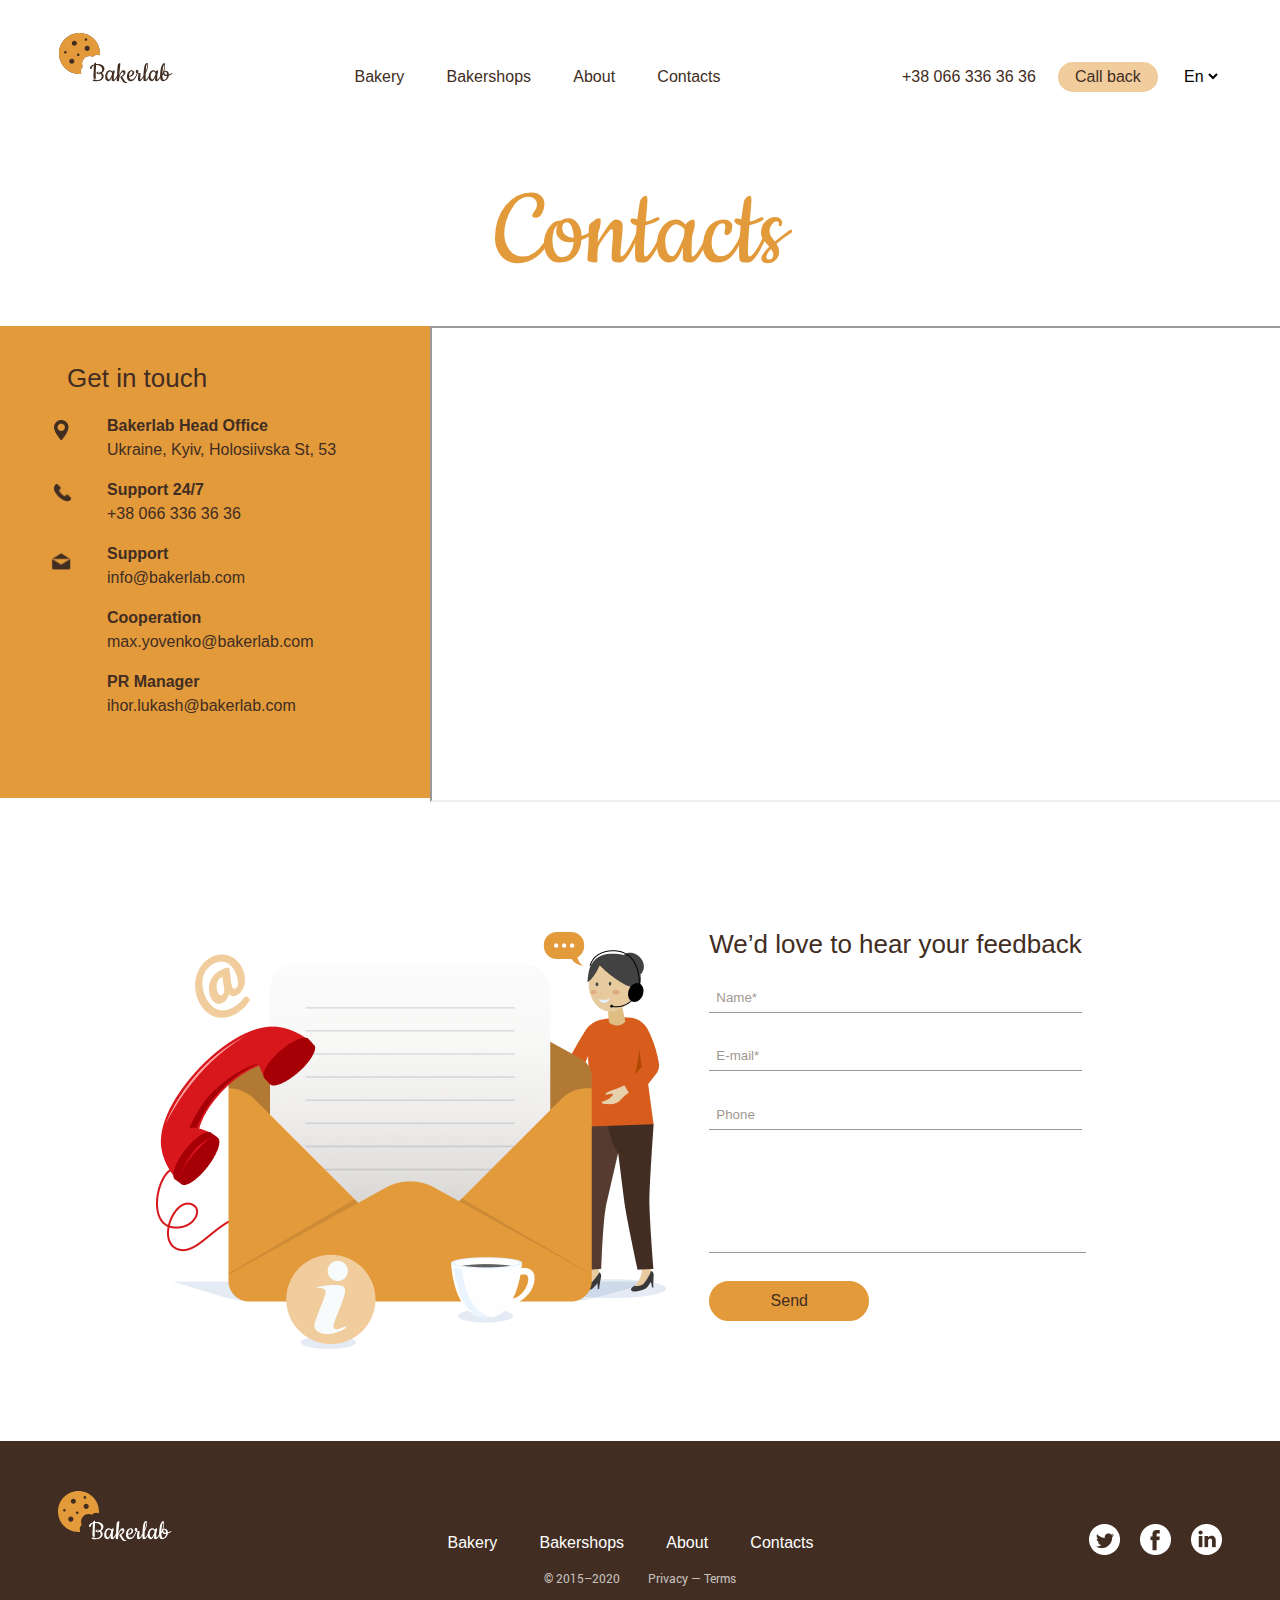
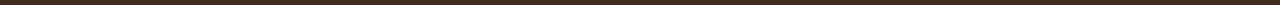
<file: contacts.html>
<!DOCTYPE html><html lang="en"><head><meta charset="UTF-8"><meta http-equiv="X-UA-Compatible" content="IE=edge"><meta name="viewport" content="width=device-width, initial-scale=1.0"><title>Contacts</title><link rel="shortcut icon" type="image/png" href="favicon.901cdf10.png"><link rel="stylesheet" href="main.8c547e81.css"></head><body class="contacts-page"> <header class="contacts-page__header"> <div class="header__top"> <a href="#" class="logo header__logo"> <img src="logo.9b3020b5.svg" alt="Creative bakery"> </a> <nav class="nav header__nav"> <ul class="nav__list"> <li class="nav__item"> <a href="index.html#bakery" class="nav__link"> Bakery </a> </li> <li class="nav__item"> <a href="index.html#bakershops" class="nav__link"> Bakershops </a> </li> <li class="nav__item"> <a href="index.html#about" class="nav__link"> About </a> </li> <li class="nav__item"> <a href="#" class="nav__link"> Contacts </a> </li> </ul> </nav> <div class="callback-language"> <a href="tel:+380663363636" class="callback-phone"> +38 066 336 36 36 </a> <button type="button" class="callback-button button-secondary"> Call back </button> <select class="language" name="language"> <option class="language__item" value="english">En</option> <option class="language__item" value="russion">Ru</option> </select> </div> <a href="#menu" class="header__menu-opener"></a> </div> <div class="header__burger-menu burger-menu" id="menu"> <a href="#" class="burger-menu__burger-close"></a> <div class="burger-menu__callback"> <button type="button" class="burger-menu__callback-button callback-button button-secondary"> Call back </button> <a href="tel:+380663363636" class="burger-menu__callback-phone callback-phone"> +38 066 336 36 36 </a> </div> <nav class="burger-menu__nav nav"> <ul class="burger-menu__list nav__list"> <li class="burger-menu__item nav__item"> <a href="#" class="nav__link"> Bakery </a> </li> <li class="nav__item"> <a href="#" class="nav__link"> Bakershops </a> </li> <li class="nav__item"> <a href="#" class="nav__link"> About </a> </li> <li class="nav__item"> <a href="#" class="nav__link"> Contacts </a> </li> </ul> </nav> <select class="language" name="language"> <option class="language__item" value="english">En</option> <option class="language__item" value="russion">Ru</option> </select> </div> </header> <section class="section-contacts contacts-page__section-contacts"> <h2 class="section-title section-contacts__title"> Contacts </h2> <div class="section-contacts__our-contacts"> <div class="section-contacts__info"> <h4 class="section-contacts__subtitle"> Get in touch </h4> <ul class="section-contacts__list"> <li class="section-contacts__item section-contacts__item--office"> <p class="section-contacts__item-title"> Bakerlab Head Office </p> <a href="https://goo.gl/maps/KS4XSM81xFZzPAVZ8" class="section-contacts__item-info"> Ukraine, Kyiv, Holosiivska St, 53 </a> </li> <li class="section-contacts__item section-contacts__item--full-support"> <p class="section-contacts__item-title"> Support 24/7 </p> <a href="tel:+380663363636" class="section-contacts__item-info"> +38 066 336 36 36 </a> </li> <li class="section-contacts__item section-contacts__item--support"> <p class="section-contacts__item-title"> Support </p> <a href="mailto:info@bakerlab.com" class="section-contacts__item-info"> info@bakerlab.com </a> </li> <li class="section-contacts__item"> <p class="section-contacts__item-title"> Cooperation </p> <a href="mailto:max.yovenko@bakerlab.com" class="section-contacts__item-info"> max.yovenko@bakerlab.com </a> </li> <li class="section-contacts__item"> <p class="section-contacts__item-title"> PR Manager </p> <a href="mailto:ihor.lukash@bakerlab.com" class="section-contacts__item-info"> ihor.lukash@bakerlab.com </a> </li> </ul> </div> <div class="section-contacts__map"> <iframe src="https://www.google.com/maps/embed?pb=!1m18!1m12!1m3!1d2543.3621856365294!2d30.510088815695827!3d50.39708737946799!2m3!1f0!2f0!3f0!3m2!1i1024!2i768!4f13.1!3m3!1m2!1s0x40d4c8ca89299f11%3A0x4a4968e0ee2613b5!2z0YPQuy4g0JPQvtC70L7RgdC10LXQstGB0LrQsNGPLCA1Mywg0JrQuNC10LIsIDAyMDAw!5e0!3m2!1sru!2sua!4v1637563561550!5m2!1sru!2sua" width="" height="513" class="section-contacts__google-map" allowfullscreen loading="lazy"> </iframe> </div> </div> </section> <section class="section-feedback contacts-page__section-feedback"> <img src="feedback.a8c9b361.png" alt="feedback" class="section-feedback__img"> <div class="section-feedback__content"> <h4 class="section-feedback__content-title"> We’d love to hear your feedback </h4> <form class="section-feedback__form"> <input type="text" name="name" required placeholder="Name*" class="section-feedback__input"> <input type="email" name="email" required placeholder="E-mail*" class="section-feedback__input"> <input type="tel" name="tel" required placeholder="Phone" class="section-feedback__input"> <textarea class="section-feedback__textarea" name="message" placeholder="Message*"> </textarea> <button class="button-primary">Send</button> </form> </div> </section> <footer class="footer"> <div class="footer__content"> <a href="#" class="logo header__logo"> <img src="logo_footer.506f28af.svg" alt="Creative bakery"> </a> <nav class="nav footer__nav"> <ul class="nav__list footer__nav-list"> <li class="nav__item"> <a href="index.html#bakery" class="nav__link"> Bakery </a> </li> <li class="nav__item"> <a href="index.html#bakershops" class="nav__link"> Bakershops </a> </li> <li class="nav__item"> <a href="index.html#about" class="nav__link"> About </a> </li> <li class="nav__item"> <a href="contacts.html" class="nav__link"> Contacts </a> </li> </ul> </nav> <div class="our-contact"> <!--noindex--> <a href="https://twitter.com/" class="our-contact__link our-contact__link--network--twit" target="_blank" rel="nofollow noopener noreferrer"> </a> <a href="https://uk-ua.facebook.com/" class="our-contact__link our-contact__link--network--facebook" target="_blank" rel="nofollow noopener noreferrer"> </a> <a href="https://www.linkedin.com/" class="our-contact__link our-contact__link--network--linkedin" target="_blank" rel="nofollow noopener noreferrer"> </a> <!--/noindex--> </div> </div> <div class="footer__copyright"> <span>© 2015–2020</span> <span>Privacy — Terms</span> </div> </footer> </body></html>
</file>
<file: main.8c547e81.css>
h1{font-family:Roboto,sans-serif;font-weight:400}.button-primary,.button-secondary{cursor:pointer;color:#412d22;border-radius:40px;font-family:inherit;font-size:inherit}.section-contacts__item--full-support:before,.section-contacts__item--office:before,.section-contacts__item--support:before{content:"";position:absolute;top:6px;background-size:cover;background-repeat:no-repeat}.section-feedback__input,.section-feedback__textarea{opacity:.5;border:none;border-bottom:1px solid #412d22}.burger-menu,.burger-menu__item,.button-primary,.button-secondary,.header,.nav__item,.slide-number,.switch__arrow,.switch__arrow--down--passive,.switch__arrow--up--passive{transition:all .3s}@font-face{font-family:Roboto;src:url(Roboto-Regular-webfont.1b7be813.woff) format("woff");font-weight:400;font-style:normal}@font-face{font-family:Rubik,sans-serif;src:url(Rubik-Light.cf58c0d5.woff) format("woff");font-weight:300;font-style:normal}@font-face{font-family:Rubik,sans-serif;src:url(Rubik-Regular.154ef26f.woff) format("woff");font-weight:400;font-style:normal}@font-face{font-family:Rubik,sans-serif;src:url(Rubik-Bold.e686b8cc.woff) format("woff");font-weight:700;font-style:normal}@font-face{font-family:Cookie;src:url(Cookie-Regular.e59ccc40.woff) format("woff");font-weight:400;font-style:italic}.logo__img{width:154px;height:77px}@media (max-width:1599px){.logo__img{width:112px;height:57px}}@media (max-width:600px){.logo__img{width:84px;height:42px}}.button-primary{width:200px;height:50px;background-color:#e39a3b;border:2px solid #e39a3b}@media (max-width:2000px){.button-primary{width:160px;height:40px}}.button-primary:hover{background-color:#fff}.button-primary:active{background-color:#e39a3b}.button-primary--link{text-decoration:none;color:inherit}.button-secondary{width:125px;height:37px;background-color:#f1cc9d;border:2px solid #f1cc9d}@media (max-width:2000px){.button-secondary{width:100px;height:30px}}.button-secondary:hover{background-color:#fff}.button-secondary:active{background-color:#f1cc9d}.nav{width:660px}@media (max-width:1599px){.nav{width:366px}}@media (max-width:770px){.nav{width:100%}}.nav__list{margin:0;padding:0;display:flex;justify-content:space-between;list-style:none}@media (max-width:770px){.nav__list{flex-direction:column;align-items:start}}.nav__item{cursor:pointer}.nav__item:hover{color:#e39a3b}.nav__link{text-decoration:none;color:inherit}.callback-language{width:430px;display:flex;justify-content:space-between;align-items:center}@media (max-width:2000px){.callback-language{width:380px}}@media (max-width:1599px){.callback-language{width:319px}}@media (max-width:1270px){.callback-language{max-width:25%}}@media (max-width:770px){.callback-language{display:none}}.callback-phone{font-size:inherit;color:inherit;text-decoration:none}@media (max-width:1270px){.callback-phone{display:none}}@media (max-width:770px){.callback-phone{display:block}}.language{font-size:inherit;background-color:rgba(168,50,50,0);border:none}@media (max-width:600px){.language{align-self:start}}.language__item{background-color:#fff;color:#e39a3b;border:none}.slide-numbers{display:flex;flex-direction:column;align-items:flex-end;justify-content:center}@media (max-width:800px){.slide-numbers{flex-direction:row;width:123px;justify-content:space-between}}.slide-number{cursor:pointer;color:#f1cc9d;font-size:60px;line-height:73px}@media (max-width:2000px){.slide-number{font-size:40px;line-height:47px}}@media (max-width:800px){.slide-number{font-size:16px;margin-bottom:-16px}}.slide-number__active{font-size:206px;line-height:206px;color:#412d22;margin-right:-30px}@media (max-width:2000px){.slide-number__active{font-size:176px;line-height:176px;margin-right:-25px}}@media (max-width:800px){.slide-number__active{margin-right:0;margin-bottom:-8px;font-size:40px;line-height:47px}}.switch__arrow{margin-right:10px;width:36px;height:23px;cursor:pointer;background-repeat:no-repeat;background-size:contain}@media (max-width:2000px){.switch__arrow{margin-right:7px;width:26px;height:15px}}@media (max-width:800px){.switch__arrow{margin-right:0;width:12px;height:21px}}.switch__arrow--down{background-image:url(switch_arrow_down_dark.1c44acad.png)}@media (max-width:800px){.switch__arrow--down{background-image:url(right_dark.49fb2eed.png)}}.switch__arrow--down--passive{background-image:url(switch_arrow_down.38db23f4.png);cursor:default}@media (max-width:800px){.switch__arrow--down--passive{background-image:url(right_light.4e0e03b9.png)}}.switch__arrow--up{background-image:url(switch_arrow_up_dark.73954fb6.png)}@media (max-width:800px){.switch__arrow--up{background-image:url(left_dark.63507715.png)}}.switch__arrow--up--passive{background-image:url(switch_arrow_up.81f7cb89.png);cursor:default}@media (max-width:800px){.switch__arrow--up--passive{background-image:url(left_light.66b25633.png)}}.header{box-sizing:border-box;padding:3% 5%;background:#e39a3b url(header_img3_big.fa738678.jpg) 0 0/70% 100% no-repeat;height:100vh}@media (max-width:1599px){.header{padding:34px 59px}}@media (max-width:800px){.header{padding:15px 16px 26px;background-size:cover;background-position:50%}}.header--01{background-image:url(header_img3_big.fa738678.jpg)}@media (max-width:1599px){.header--01{background-image:url(header_img3.25f5ebad.jpg)}}@media (max-width:600px){.header--01{background-image:url(header_img3_small.a4e57334.jpg)}}.header--02{background-image:url(header_img2_big.6a0a408d.jpg)}@media (max-width:1599px){.header--02{background-image:url(header_img2.705a79b3.jpg)}}@media (max-width:600px){.header--02{background-image:url(header_img2_small.0cf8fc38.jpg)}}.header--03{background-image:url(header_img1_big.2fe7203f.jpg)}@media (max-width:1599px){.header--03{background-image:url(header_img1.041b1a12.jpg)}}@media (max-width:600px){.header--03{background-image:url(header_img1_small.670306e2.jpg)}}.header__top{display:flex;align-items:center;justify-content:space-between;height:107px}@media (max-width:1599px){.header__top{height:87px}}@media (max-width:600px){.header__top{height:47px}}@media (max-width:770px){.header__nav{display:none}}.header__logo{align-self:start}@media (max-width:600px){.header__logo{align-self:center}}.header__content{display:flex;justify-content:space-between}@media (max-width:800px){.header__content{display:block}}.header__about-us{margin-top:90px}@media (max-width:1599px){.header__about-us{margin-top:20px}}@media (max-width:600px){.header__about-us{margin-top:97px}}.header__title{font-family:Cookie,sans-serif;font-weight:400;font-size:200px;line-height:217px;color:#412d22}@media (max-width:2000px){.header__title{font-size:180px;line-height:207px}}@media (max-width:1599px){.header__title{font-size:160px;line-height:177px}}@media (max-width:1150px){.header__title{line-height:142px;font-size:130px}}@media (max-width:950px){.header__title{font-size:100px;line-height:80%}}.header__paragraph{margin-top:50px;line-height:59px;max-width:700px;font-size:44px}@media (max-width:2000px){.header__paragraph{margin-top:40px;line-height:49px;max-width:540px;font-size:34px}}@media (max-width:1599px){.header__paragraph{margin-top:20px;line-height:39px;max-width:420px;font-size:26px}}@media (max-width:600px){.header__paragraph{max-width:250px;margin-top:29px;font-size:16px;line-height:150%}}.header__button{margin-top:65px}@media (max-width:1599px){.header__button{margin-top:25px}}.header__switch{margin-top:150px;height:434px;display:flex;flex-direction:column;justify-content:space-between;align-items:flex-end}@media (max-width:2000px){.header__switch{margin-top:120px}}@media (max-width:1599px){.header__switch{margin-top:92px;height:374px}}@media (max-width:800px){.header__switch{flex-direction:row;margin:40px auto;width:179px;height:47px}}.header__menu-opener{display:none;background-image:url(burger.e64de9d3.png);background-size:contain;width:25px;height:18px}@media (max-width:770px){.header__menu-opener{display:block}}.burger-menu{transform:translateY(-100%);box-sizing:border-box;height:100vh;padding:31px 17px 101px;position:absolute;z-index:1;display:flex;flex-direction:column;justify-content:space-between;top:0;right:0;border-left:3px solid #fff;width:200px;background-color:#e39a3b}.burger-menu__burger-close{align-self:flex-end;display:block;height:22px;width:22px;background-image:url(burger_close.f9471a49.png)}.burger-menu__callback{height:66px;display:flex;flex-direction:column;justify-content:space-between}.burger-menu__list{height:225px}.burger-menu__item:hover{color:#fff}.burger-menu:target{transform:translateX(0)}.section-title{font-family:Cookie,sans-serif;font-weight:400;font-size:120px;line-height:133px;text-align:center;color:#e39a3b}@media (max-width:600px){.section-title{font-size:60px;line-height:67px}}.section-goods{padding:100px 8% 196px}@media (max-width:2000px){.section-goods{padding:80px 5% 196px}}@media (max-width:1599px){.section-goods{padding:40px 0 196px}}@media (max-width:600px){.section-goods{padding-bottom:69px}}.section-goods__cards{margin-top:27px;display:flex;flex-direction:column;gap:186px}@media (max-width:1100px){.section-goods__cards{margin-top:0;gap:40px;align-items:center}}.card{display:flex;justify-content:space-between}.card--side--left{margin-right:59px;margin-left:71px}@media (max-width:1100px){.card--side--left{flex-direction:column-reverse}}.card--side--right{margin-right:71px;margin-left:59px}@media (max-width:1100px){.card--side--right{flex-direction:column}}.card__info{align-self:flex-start}.card__title{font-weight:400;font-size:80px;line-height:93px;color:#e39a3b}@media (max-width:2000px){.card__title{font-size:70px;line-height:82px}}@media (max-width:1599px){.card__title{font-size:50px;line-height:59px}}@media (max-width:800px){.card__title{font-size:35px;line-height:41px}}.card__taste{margin-top:43px}@media (max-width:800px){.card__taste{margin-top:15px}}.card__about{margin-top:12px;max-width:302px}@media (max-width:2000px){.card__about{margin-top:24px;max-width:302px}}.card__price{width:max-content;border-radius:50%;font-weight:700;display:flex;align-items:center;justify-content:center;background-color:#f1cc9d}.card__price--size--max{width:130px;height:130px;margin-top:52px}@media (max-width:1599px){.card__price--size--max{width:110px;height:110px;margin-top:32px}}@media (max-width:1100px){.card__price--size--max{margin-bottom:-20px}}@media (max-width:600px){.card__price--size--max{display:none}}.card__price--size--min{display:none}@media (max-width:600px){.card__price--size--min{margin-top:20px;display:flex;margin-bottom:-12px;width:65px;height:65px;text-align:center}}.card__imges{width:1200px;display:flex;justify-content:space-between;align-items:center}@media (max-width:2000px){.card__imges{max-width:1000px}}@media (max-width:1650px){.card__imges{max-width:900px}}@media (max-width:1350px){.card__imges{max-width:650px}}@media (max-width:800px){.card__imges{width:273px}}.card__img{max-width:1000px}@media (max-width:2000px){.card__img{max-width:800px}}@media (max-width:1400px){.card__img{max-width:650px}}@media (max-width:1150px){.card__img{max-width:350px}}.card__arrow{width:23px;height:36px}@media (max-width:2000px){.card__arrow{width:15px;height:26px}}@media (max-width:800px){.card__arrow{width:12px;height:21px}}.section-bakershops{background-color:#f1cc9d;padding:80px 57px}@media (max-width:1599px){.section-bakershops{padding:40px 57px 57px}}@media (max-width:600px){.section-bakershops{margin-top:30px;padding:40px 10px 20px}}.section-bakershops__form{display:flex;justify-content:space-between;width:870px;margin:87px auto 0}@media (max-width:1599px){.section-bakershops__form{width:720px}}@media (max-width:800px){.section-bakershops__form{margin-top:30px;height:148px;width:80%;flex-direction:column}}@media (max-width:600px){.section-bakershops__form{height:148px;width:100%}}.section-bakershops__select{opacity:.5;background-color:#f1cc9d;border:none;border-bottom:1px solid #412d22}.section-bakershops__select-city{width:173px}@media (max-width:800px){.section-bakershops__select-city{width:100%}}.section-bakershops__select-address{width:323px}@media (max-width:800px){.section-bakershops__select-address{width:100%}}@media (max-width:800px){.section-bakershops__form-button{margin:0 auto}}.section-bakershops__map{display:block;margin:67px auto 0}@media (max-width:1240px){.section-bakershops__map{max-width:900px}}@media (max-width:1000px){.section-bakershops__map{max-width:500px}}@media (max-width:600px){.section-bakershops__map{max-width:300px;margin-top:25px}}.section-bakershops__plus-minus{display:none;width:120px}@media (max-width:600px){.section-bakershops__plus-minus{margin:10px auto;display:flex;justify-content:space-between}}.section-about{padding:86px 150px 167px}@media (max-width:2000px){.section-about{padding:86px 120px 167px}}@media (max-width:1599px){.section-about{padding:66px 60px 167px}}@media (max-width:1150px){.section-about{padding:50px 0 73px}}.section-about__info{margin:50px auto 0;max-width:720px;text-align:center}@media (max-width:1599px){.section-about__info{margin-top:36px;max-width:480px}}@media (max-width:600px){.section-about__info{margin-top:20px}}.section-about__facts{margin-top:59px;display:flex;justify-content:space-between}@media (max-width:1150px){.section-about__facts{display:none}}.section-about__fact{text-align:center}@media (max-width:600px){.section-about__fact-img{height:150px;width:150px}}.section-about__fact-count{margin-top:12px;font-weight:300;font-size:60px;line-height:71px;color:#412d22}.section-about__fact-info{margin-top:7px}.swiper-container{margin-top:20px;width:100%;overflow:hidden;display:none}@media (max-width:1150px){.swiper-container{display:block}}.swiper-slide{width:auto}.footer{background-color:#412d22;padding:50px 58px 18px}.footer__content{display:flex;justify-content:space-between;align-items:flex-end}@media (max-width:770px){.footer__content{flex-direction:column;align-items:start;height:382px}}.footer__nav{color:#fff}.footer__copyright{width:192px;margin:15px auto 0;display:flex;justify-content:space-between;color:#fff;font-family:Roboto,sans-serif;font-size:12px;line-height:17px;opacity:.7}@media (max-width:770px){.footer__nav-list{height:230px}}.our-contact{display:flex;justify-content:space-between;width:133px}.our-contact__link{display:block;width:31px;height:31px}.our-contact__link--network--twit{background-image:url(twitter.d8738b82.png)}.our-contact__link--network--twit:hover{background-image:url(twitter_hover.adff9746.png)}.our-contact__link--network--facebook{background-image:url(facebook.fefa98f6.png)}.our-contact__link--network--facebook:hover{background-image:url(facebook_hover.7b5d4798.png)}.our-contact__link--network--linkedin{background-image:url(linkedin.e3151c73.png)}.our-contact__link--network--linkedin:hover{background-image:url(linkedin_hover.11bd3e07.png)}@media (max-width:770px){.our-contact{width:100%}}.contacts-page__header{padding:33px 59px}.contacts-page__section-contacts{margin-top:14px}.section-contacts__our-contacts{margin-top:26px;display:grid;grid-template-columns:430px 1fr}@media (max-width:750px){.section-contacts__our-contacts{display:flex;flex-direction:column}}.section-contacts__info{box-sizing:border-box;padding:40px 67px 128px;grid-column:1;background-color:#e39a3b}@media (max-width:750px){.section-contacts__info{padding:40px 100px}}@media (max-width:400px){.section-contacts__info{padding:40px 60px}}.section-contacts__list{height:100%;margin-top:24px;list-style:none;display:flex;flex-direction:column;justify-content:space-between}.section-contacts__item{position:relative}.section-contacts__item--office:before{left:-53px;width:15px;height:20px;background-image:url(pin.b3f0c1ff.png)}.section-contacts__item--full-support:before{left:-53px;width:18px;height:18px;background-image:url(ph.9e82adf1.png)}.section-contacts__item--support:before{left:-61px;width:31px;height:31px;background-image:url(mail.84d71297.png)}.section-contacts__item-title{font-weight:700}.section-contacts__item-info{text-decoration:none;color:inherit;cursor:pointer}.section-contacts__google-map{width:100%;height:100%}@media (max-width:750px){.section-contacts__google-map{height:450px}}.section-feedback{padding:134px 15% 92px;display:flex;justify-content:space-between}@media (max-width:1440px){.section-feedback{padding:134px 156px 92px}}@media (max-width:1260px){.section-feedback{padding:80px 20px;flex-direction:column-reverse}}.section-feedback__content{box-sizing:border-box;max-width:70%;margin:0 auto}@media (max-width:1260px){.section-feedback__content{width:90%}}.section-feedback__form{height:338px;margin-top:27px;display:flex;flex-direction:column;justify-content:space-between}.section-feedback__input{padding:7px}.section-feedback__input::placeholder{color:#412d22}.section-feedback__textarea{width:100%;height:90px;resize:none}.section-feedback__textarea::placeholder{color:#412d22;transform:translateY(70px)}@media (max-width:1260px){.section-feedback__img{margin-top:30px}}body{scroll-behavior:smooth;font-family:Rubik,sans-serif;font-weight:400;color:#412d22;line-height:150%;font-size:24px;background:#fff;margin:0;box-sizing:border-box}@media (max-width:2000px){body{font-size:20px}}@media (max-width:1599px){body{font-size:16px}}h1,h2,h3,h4,p{margin:0;font-weight:400}h4{font-size:36px}@media (max-width:2000px){h4{font-size:30px}}@media (max-width:1599px){h4{font-size:26px}}@media (max-width:600px){h4{font-size:20px}}
/*# sourceMappingURL=main.8c547e81.css.map */
</file>
